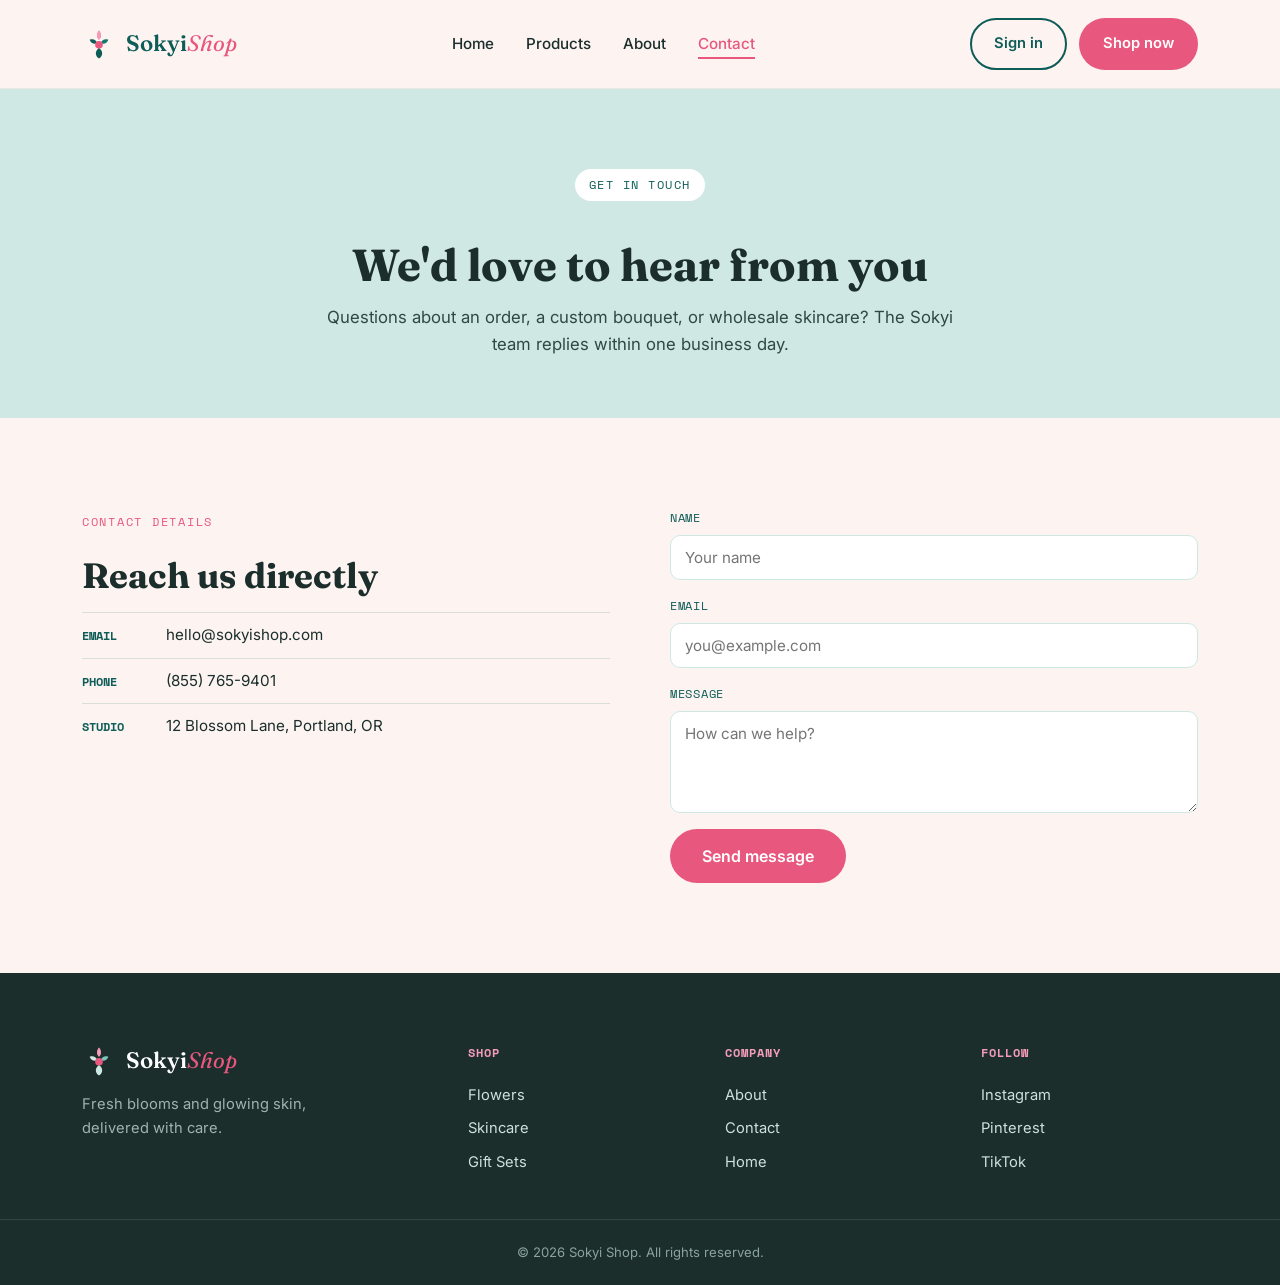
<file: contact/index.html>
<!DOCTYPE html>
<html lang="en">
<head>
<meta charset="UTF-8">
<meta name="viewport" content="width=device-width, initial-scale=1.0">
<title>Contact — Sokyi Shop</title>
<link rel="preconnect" href="https://fonts.googleapis.com">
<link href="https://fonts.googleapis.com/css2?family=Fraunces:ital,wght@0,400;0,600;1,500&family=Inter:wght@400;500;600&family=Space+Mono:wght@400;700&display=swap" rel="stylesheet">
<link rel="stylesheet" href="../style.css">
</head>
<body>

<header class="site-header">
  <div class="header-inner">
    <a href="../index.html" class="logo">
      <svg class="logo-mark" viewBox="0 0 40 40" fill="none" xmlns="http://www.w3.org/2000/svg" aria-hidden="true">
        <path d="M20 4c3 4 3 8 0 11-3-3-3-7 0-11Z" fill="#E8577E"/>
        <path d="M20 4c-3 4-3 8 0 11 3-3 3-7 0-11Z" fill="#F49CB8"/>
        <path d="M9 15c4-1.5 7.5 0 9 4-4 1.5-7.5 0-9-4Z" fill="#0E5C58"/>
        <path d="M31 15c-4-1.5-7.5 0-9 4 4 1.5 7.5 0 9-4Z" fill="#12786f"/>
        <circle cx="20" cy="21" r="4.5" fill="#E8577E"/>
        <path d="M20 25c-5 3-5 9 0 12 5-3 5-9 0-12Z" fill="#0E5C58"/>
      </svg>
      <span>Sokyi<em>Shop</em></span>
    </a>

    <nav class="main-nav" aria-label="Primary">
      <ul>
        <li><a href="../index.html">Home</a></li>
        <li><a href="../products/">Products</a></li>
        <li><a href="../about-us/">About</a></li>
        <li><a href="index.html" class="active">Contact</a></li>
      </ul>
    </nav>

    <div class="header-actions">
      <a href="index.html" class="btn btn-outline">Sign in</a>
      <a href="../products/" class="btn btn-solid">Shop now</a>
    </div>
  </div>
</header>

<section class="page-hero">
  <div class="section-inner page-hero-inner">
    <span class="eyebrow">Get in touch</span>
    <h1>We'd love to hear from you</h1>
    <p>Questions about an order, a custom bouquet, or wholesale skincare? The Sokyi team replies within one business day.</p>
  </div>
</section>

<section class="contact">
  <div class="section-inner contact-inner">
    <div>
      <span class="section-label">Contact details</span>
      <h2>Reach us directly</h2>
      <ul class="contact-details">
        <li><strong>Email</strong> hello@sokyishop.com</li>
        <li><strong>Phone</strong> (855) 765-9401</li>
        <li><strong>Studio</strong> 12 Blossom Lane, Portland, OR</li>
      </ul>
    </div>
    <form class="contact-form" onsubmit="return false;">
      <label>Name<input type="text" placeholder="Your name" required></label>
      <label>Email<input type="email" placeholder="you@example.com" required></label>
      <label>Message<textarea rows="4" placeholder="How can we help?" required></textarea></label>
      <button type="submit" class="btn btn-solid btn-lg">Send message</button>
    </form>
  </div>
</section>

<footer class="site-footer">
  <div class="footer-inner">
    <div class="footer-brand">
      <a href="../index.html" class="logo footer-logo">
        <svg class="logo-mark" viewBox="0 0 40 40" fill="none" xmlns="http://www.w3.org/2000/svg" aria-hidden="true">
          <path d="M20 4c3 4 3 8 0 11-3-3-3-7 0-11Z" fill="#E8577E"/>
          <path d="M20 4c-3 4-3 8 0 11 3-3 3-7 0-11Z" fill="#F49CB8"/>
          <path d="M9 15c4-1.5 7.5 0 9 4-4 1.5-7.5 0-9-4Z" fill="#CFE8E4"/>
          <path d="M31 15c-4-1.5-7.5 0-9 4 4 1.5 7.5 0 9-4Z" fill="#7fc3bb"/>
          <circle cx="20" cy="21" r="4.5" fill="#E8577E"/>
          <path d="M20 25c-5 3-5 9 0 12 5-3 5-9 0-12Z" fill="#CFE8E4"/>
        </svg>
        <span>Sokyi<em>Shop</em></span>
      </a>
      <p>Fresh blooms and glowing skin, delivered with care.</p>
    </div>

    <div class="footer-col">
      <h4>Shop</h4>
      <a href="../products/">Flowers</a>
      <a href="../products/">Skincare</a>
      <a href="../products/">Gift Sets</a>
    </div>

    <div class="footer-col">
      <h4>Company</h4>
      <a href="../about-us/">About</a>
      <a href="index.html">Contact</a>
      <a href="../index.html">Home</a>
    </div>

    <div class="footer-col">
      <h4>Follow</h4>
      <a href="#">Instagram</a>
      <a href="#">Pinterest</a>
      <a href="#">TikTok</a>
    </div>
  </div>
  <div class="footer-bottom">
    <p>&copy; 2026 Sokyi Shop. All rights reserved.</p>
  </div>
</footer>

</body>
</html>
</file>
<file: style.css>
/* =========================================================
   SOKYI SHOP — STYLESHEET
   ========================================================= */
.sr-only {
  position: absolute;
  width: 1px;
  height: 1px;
  padding: 0;
  margin: -1px;
  overflow: hidden;
  clip: rect(0, 0, 0, 0);
  border: 0;
}

:root {
  --cream: #FDF4F1;
  --pink: #E8577E;
  --pink-light: #F49CB8;
  --teal: #0E5C58;
  --teal-soft: #CFE8E4;
  --ink: #1B2E2C;

  --font-display: "Fraunces", serif;
  --font-body: "Inter", sans-serif;
  --font-mono: "Space Mono", monospace;

  --radius: 18px;
  --shadow: 0 12px 30px rgba(14, 92, 88, 0.12);
}

* {
  box-sizing: border-box;
  margin: 0;
  padding: 0;
}

html {
  scroll-behavior: smooth;
}

body {
  font-family: var(--font-body);
  color: var(--ink);
  background: var(--cream);
  line-height: 1.6;
}

img {
  max-width: 100%;
  display: block;
}

a {
  text-decoration: none;
  color: inherit;
}

ul {
  list-style: none;
}

h1,
h2,
h3 {
  font-family: var(--font-display);
  line-height: 1.15;
}

.section-inner {
  max-width: 1180px;
  margin: 0 auto;
  padding: 90px 32px;
}

.section-label {
  display: inline-block;
  font-family: var(--font-mono);
  font-size: 0.78rem;
  letter-spacing: 0.14em;
  text-transform: uppercase;
  color: var(--pink);
  margin-bottom: 14px;
}

.section-label.light {
  color: var(--teal-soft);
}

.btn {
  display: inline-block;
  font-family: var(--font-body);
  font-weight: 600;
  font-size: 0.92rem;
  padding: 12px 22px;
  border-radius: 999px;
  cursor: pointer;
  border: 2px solid transparent;
  transition: transform 0.15s ease, box-shadow 0.15s ease, background 0.2s ease;
}

.btn-solid {
  background: var(--pink);
  color: #fff;
}

.btn-solid:hover {
  background: #d43f68;
  transform: translateY(-2px);
  box-shadow: var(--shadow);
}

.btn-outline {
  border-color: var(--teal);
  color: var(--teal);
  background: transparent;
}

.btn-outline:hover {
  background: var(--teal);
  color: #fff;
}

.btn-ghost {
  color: var(--teal);
}

.btn-ghost:hover {
  text-decoration: underline;
}

.btn-lg {
  padding: 15px 30px;
  font-size: 1rem;
}

.btn-sm {
  padding: 9px 16px;
  font-size: 0.82rem;
}

.site-header {
  position: sticky;
  top: 0;
  z-index: 100;
  background: rgba(253, 244, 241, 0.92);
  backdrop-filter: blur(8px);
  border-bottom: 1px solid rgba(14, 92, 88, 0.08);
}

.header-inner {
  max-width: 1180px;
  margin: 0 auto;
  padding: 18px 32px;
  display: flex;
  align-items: center;
  justify-content: space-between;
  gap: 24px;
}

.logo {
  display: flex;
  align-items: center;
  gap: 10px;
  font-family: var(--font-display);
  font-size: 1.4rem;
  font-weight: 600;
  color: var(--teal);
  white-space: nowrap;
}

.logo em {
  font-style: italic;
  color: var(--pink);
  font-weight: 400;
}

.logo-mark {
  width: 34px;
  height: 34px;
  flex-shrink: 0;
}

.main-nav ul {
  display: flex;
  gap: 32px;
}

.main-nav a {
  font-weight: 500;
  font-size: 0.95rem;
  color: var(--ink);
  position: relative;
  padding: 4px 0;
}

.main-nav a::after {
  content: "";
  position: absolute;
  left: 0;
  bottom: -2px;
  width: 0;
  height: 2px;
  background: var(--pink);
  transition: width 0.2s ease;
}

.main-nav a:hover::after {
  width: 100%;
}

.main-nav a.active {
  color: var(--pink);
}

.main-nav a.active::after {
  width: 100%;
}

.header-actions {
  display: flex;
  gap: 12px;
  align-items: center;
}

.hero {
  position: relative;
  overflow: hidden;
  padding-top: 30px;
}

.hero-inner {
  max-width: 1180px;
  margin: 0 auto;
  padding: 60px 32px 120px;
  display: grid;
  grid-template-columns: 1.05fr 0.95fr;
  gap: 60px;
  align-items: center;
}

.eyebrow {
  display: inline-block;
  font-family: var(--font-mono);
  font-size: 0.78rem;
  letter-spacing: 0.12em;
  text-transform: uppercase;
  color: var(--teal);
  background: var(--teal-soft);
  padding: 6px 14px;
  border-radius: 999px;
  margin-bottom: 22px;
}

.hero-copy h1 {
  font-size: clamp(2.2rem, 4.2vw, 3.4rem);
  font-weight: 600;
  color: var(--ink);
  margin-bottom: 22px;
}

.hero-copy p {
  font-size: 1.08rem;
  max-width: 46ch;
  color: #3d4d4a;
  margin-bottom: 34px;
}

.hero-cta {
  display: flex;
  gap: 16px;
  margin-bottom: 56px;
  flex-wrap: wrap;
}

.hero-stats {
  display: flex;
  gap: 40px;
  flex-wrap: wrap;
}

.hero-stats strong {
  display: block;
  font-family: var(--font-display);
  font-size: 1.5rem;
  color: var(--pink);
}

.hero-stats span {
  font-family: var(--font-mono);
  font-size: 0.72rem;
  color: var(--teal);
  text-transform: uppercase;
  letter-spacing: 0.05em;
}

.hero-gallery {
  position: relative;
  height: 520px;
}

.hero-img {
  position: absolute;
  border-radius: var(--radius);
  box-shadow: var(--shadow);
  object-fit: cover;
}

.hero-img-1 {
  width: 68%;
  top: 0;
  right: 0;
  height: 420px;
}

.hero-img-2 {
  width: 46%;
  bottom: 0;
  left: 0;
  border: 6px solid var(--cream);
}

.hero-img-3 {
  width: 34%;
  top: 55%;
  left: 34%;
  border: 6px solid var(--cream);
}

.ribbon-divider {
  line-height: 0;
  margin-top: -1px;
}

.ribbon-divider svg {
  width: 100%;
  height: 60px;
  display: block;
}

.ribbon-divider.flip svg {
  transform: scaleY(-1);
}

.categories {
  background: var(--teal-soft);
}

.category-grid {
  display: grid;
  grid-template-columns: repeat(3, 1fr);
  gap: 26px;
  margin-top: 12px;
}

.category-card {
  position: relative;
  border-radius: var(--radius);
  overflow: hidden;
  box-shadow: var(--shadow);
  aspect-ratio: 4 / 3;
}

.category-card img {
  width: 100%;
  height: 100%;
  object-fit: cover;
  transition: transform 0.35s ease;
}

.category-card:hover img {
  transform: scale(1.06);
}

.category-tag {
  position: absolute;
  left: 18px;
  bottom: 18px;
  background: #fff;
  color: var(--ink);
  font-family: var(--font-display);
  font-weight: 600;
  font-size: 1.15rem;
  padding: 8px 18px;
  border-radius: 999px;
}

.products h2 {
  font-size: clamp(1.8rem, 3vw, 2.4rem);
  margin-bottom: 44px;
}

.product-grid {
  display: grid;
  grid-template-columns: repeat(3, 1fr);
  gap: 30px;
}

.product-card {
  position: relative;
  background: #fff;
  border-radius: var(--radius);
  padding: 18px 18px 22px;
  box-shadow: var(--shadow);
  transition: transform 0.2s ease;
}

.product-card:hover {
  transform: translateY(-6px);
}

.product-card img {
  width: 100%;
  aspect-ratio: 1 / 1;
  object-fit: cover;
  border-radius: 12px;
  margin-bottom: 16px;
}

.product-badge {
  position: absolute;
  top: 30px;
  left: 30px;
  font-family: var(--font-mono);
  font-size: 0.68rem;
  letter-spacing: 0.08em;
  text-transform: uppercase;
  padding: 5px 11px;
  border-radius: 999px;
  color: #fff;
}

.badge-bloom {
  background: var(--pink);
}

.badge-skin {
  background: var(--teal);
}

.product-card h3 {
  font-size: 1.15rem;
  margin-bottom: 6px;
}

.product-desc {
  font-size: 0.9rem;
  color: #5a6866;
  margin-bottom: 18px;
}

.product-footer {
  display: flex;
  align-items: center;
  justify-content: space-between;
}

.price {
  font-family: var(--font-mono);
  font-weight: 700;
  color: var(--teal);
  font-size: 1.05rem;
}

.view-all-wrap {
  text-align: center;
  margin-top: 50px;
}

.page-hero {
  background: var(--teal-soft);
}

.page-hero-inner {
  max-width: 700px;
  text-align: center;
  margin: 0 auto;
  padding: 80px 32px 60px;
}

.page-hero h1 {
  font-size: clamp(2rem, 3.6vw, 2.8rem);
  margin: 16px 0 14px;
}

.page-hero p {
  font-size: 1.05rem;
  color: #2f4844;
}

.page-hero .eyebrow {
  background: #fff;
}

.about-hero {
  background: var(--teal-soft);
}

.about-hero-inner {
  max-width: 780px;
  text-align: center;
  margin: 0 auto;
  padding: 90px 32px 70px;
}

.about-hero h1 {
  font-size: clamp(2.1rem, 4vw, 3rem);
  margin: 18px 0 20px;
}

.about-hero p {
  font-size: 1.08rem;
  color: #2f4844;
}

.about-hero .eyebrow {
  background: #fff;
}

.about-story-inner {
  display: grid;
  grid-template-columns: 0.9fr 1.1fr;
  gap: 60px;
  align-items: center;
}

.about-story .about-img {
  border-radius: var(--radius);
  box-shadow: var(--shadow);
}

.about-story h2 {
  font-size: clamp(1.7rem, 2.8vw, 2.2rem);
  margin-bottom: 16px;
}

.about-story p {
  color: #3d4d4a;
  margin-bottom: 14px;
  max-width: 52ch;
}

.about-list {
  margin-top: 24px;
  display: flex;
  flex-direction: column;
  gap: 12px;
}

.about-list li {
  display: flex;
  align-items: center;
  gap: 12px;
  font-size: 0.95rem;
  color: #3d4d4a;
}

.about-list .dot {
  width: 9px;
  height: 9px;
  border-radius: 50%;
  background: var(--pink-light);
  flex-shrink: 0;
}

.values {
  background: var(--cream);
}

.values h2 {
  font-size: clamp(1.7rem, 2.8vw, 2.2rem);
  margin-bottom: 40px;
}

.values-grid {
  display: grid;
  grid-template-columns: repeat(3, 1fr);
  gap: 26px;
}

.value-card {
  background: #fff;
  border-radius: var(--radius);
  padding: 32px 26px;
  box-shadow: var(--shadow);
  text-align: left;
}

.value-icon {
  font-size: 1.8rem;
  margin-bottom: 14px;
}

.value-card h3 {
  font-size: 1.1rem;
  margin-bottom: 10px;
}

.value-card p {
  font-size: 0.92rem;
  color: #5a6866;
}

.team {
  background: var(--teal);
  color: var(--cream);
}

.team-heading {
  color: #fff;
  font-size: clamp(1.7rem, 2.8vw, 2.2rem);
  margin-bottom: 40px;
}

.team-grid {
  display: grid;
  grid-template-columns: repeat(3, 1fr);
  gap: 30px;
}

.team-card {
  text-align: center;
}

.team-card img {
  border-radius: var(--radius);
  box-shadow: var(--shadow);
  margin-bottom: 16px;
  aspect-ratio: 1/1;
  object-fit: cover;
}

.team-card h3 {
  color: #fff;
  font-size: 1.1rem;
  margin-bottom: 4px;
}

.team-card p {
  color: #cfe8e4;
  font-size: 0.88rem;
}

.about-cta {
  background: var(--pink);
}

.about-cta-inner {
  text-align: center;
  padding: 80px 32px;
}

.about-cta h2 {
  color: #fff;
  font-size: clamp(1.6rem, 2.8vw, 2.1rem);
  margin-bottom: 26px;
}

.newsletter {
  background: var(--pink);
  color: #fff;
}

.newsletter-inner {
  display: flex;
  align-items: center;
  justify-content: space-between;
  gap: 30px;
  flex-wrap: wrap;
}

.newsletter h2 {
  font-size: clamp(1.5rem, 2.6vw, 2rem);
  margin-bottom: 8px;
}

.newsletter p {
  color: #ffe3ea;
}

.newsletter-form {
  display: flex;
  gap: 10px;
  flex-wrap: wrap;
}

.newsletter-form input {
  padding: 13px 18px;
  border-radius: 999px;
  border: none;
  min-width: 240px;
  font-family: var(--font-body);
}

.newsletter-form input:focus {
  outline: 3px solid var(--teal-soft);
}

.newsletter-form .btn-solid {
  background: var(--teal);
}

.newsletter-form .btn-solid:hover {
  background: #0a4642;
}

.contact-inner {
  display: grid;
  grid-template-columns: 1fr 1fr;
  gap: 60px;
}

.contact h2 {
  font-size: clamp(1.7rem, 2.8vw, 2.2rem);
  margin: 10px 0 16px;
}

.contact p {
  color: #3d4d4a;
  max-width: 48ch;
  margin-bottom: 26px;
}

.contact-details li {
  padding: 10px 0;
  border-top: 1px solid rgba(14, 92, 88, 0.15);
  font-size: 0.95rem;
}

.contact-details strong {
  display: inline-block;
  width: 80px;
  color: var(--teal);
  font-family: var(--font-mono);
  font-size: 0.78rem;
  text-transform: uppercase;
}

.contact-form {
  display: flex;
  flex-direction: column;
  gap: 16px;
}

.contact-form label {
  font-family: var(--font-mono);
  font-size: 0.75rem;
  text-transform: uppercase;
  letter-spacing: 0.06em;
  color: var(--teal);
  display: flex;
  flex-direction: column;
  gap: 8px;
}

.contact-form input,
.contact-form textarea {
  font-family: var(--font-body);
  font-size: 0.95rem;
  padding: 12px 14px;
  border-radius: 10px;
  border: 1.5px solid var(--teal-soft);
  background: #fff;
  resize: vertical;
}

.contact-form input:focus,
.contact-form textarea:focus {
  outline: 2px solid var(--pink);
  border-color: var(--pink);
}

.contact-form .btn {
  align-self: flex-start;
}

.site-footer {
  background: var(--ink);
  color: #cfe0dc;
}

.footer-inner {
  max-width: 1180px;
  margin: 0 auto;
  padding: 70px 32px 40px;
  display: grid;
  grid-template-columns: 1.6fr 1fr 1fr 1fr;
  gap: 40px;
}

.footer-logo {
  color: #fff;
  margin-bottom: 14px;
}

.footer-brand p {
  color: #9fb3ae;
  max-width: 32ch;
  font-size: 0.92rem;
}

.footer-col h4 {
  font-family: var(--font-mono);
  font-size: 0.75rem;
  text-transform: uppercase;
  letter-spacing: 0.08em;
  color: var(--pink-light);
  margin-bottom: 16px;
}

.footer-col a {
  display: block;
  padding: 5px 0;
  color: #cfe0dc;
  font-size: 0.92rem;
}

.footer-col a:hover {
  color: var(--pink-light);
}

.footer-bottom {
  border-top: 1px solid rgba(255, 255, 255, 0.1);
  text-align: center;
  padding: 22px;
  font-size: 0.82rem;
  color: #8ba39d;
}

@media (max-width: 900px) {
  .main-nav {
    display: none;
  }

  .hero-inner {
    grid-template-columns: 1fr;
  }

  .hero-gallery {
    height: 380px;
    margin-top: 20px;
  }

  .category-grid {
    grid-template-columns: 1fr;
  }

  .product-grid {
    grid-template-columns: repeat(2, 1fr);
  }

  .about-story-inner {
    grid-template-columns: 1fr;
  }

  .values-grid {
    grid-template-columns: 1fr;
  }

  .team-grid {
    grid-template-columns: 1fr;
  }

  .contact-inner {
    grid-template-columns: 1fr;
  }

  .footer-inner {
    grid-template-columns: 1fr 1fr;
  }
}

@media (max-width: 560px) {
  .header-actions .btn-outline {
    display: none;
  }

  .product-grid {
    grid-template-columns: 1fr;
  }

  .footer-inner {
    grid-template-columns: 1fr;
  }

  .newsletter-inner {
    flex-direction: column;
    align-items: flex-start;
  }
}

@media (prefers-reduced-motion: reduce) {
  * {
    transition: none !important;
    scroll-behavior: auto !important;
  }
}
</file>
